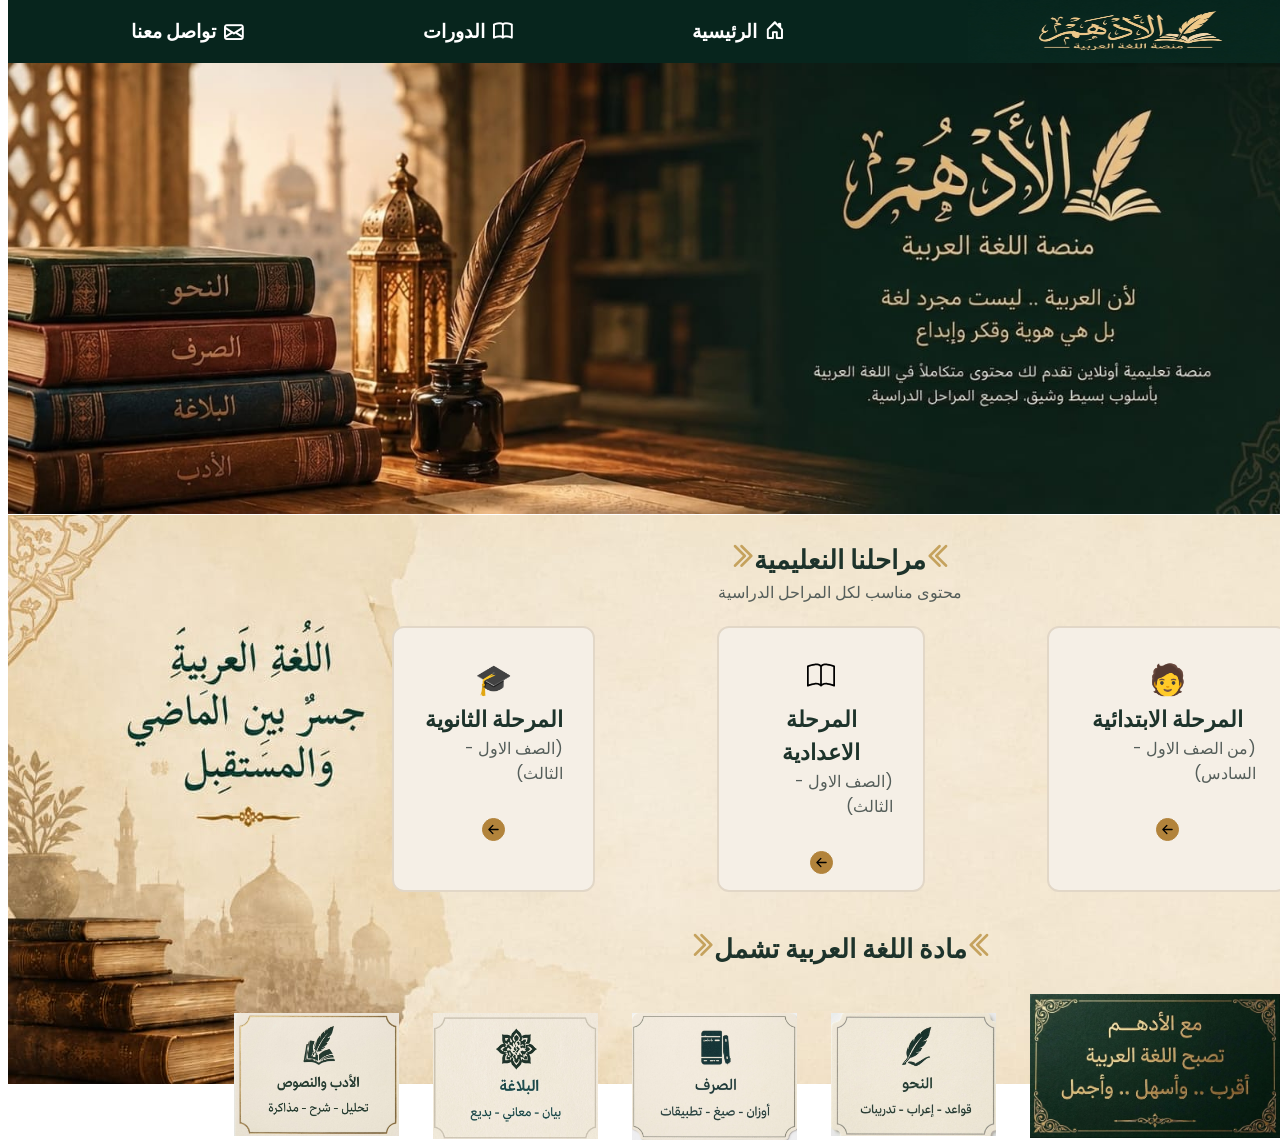
<file: index.html>
<!Doctype html>
<html lang="ar" dir="rtl">
    <head>
         <meta charset="utf-8">
        <meta name="description" content="platform">
        <meta name="viewport" content="width=device-width, initial-scale=1.0">
        <link rel="stylesheet" href="css/plat.css">
        <link rel="stylesheet" href="css/media (1).css">
        <link rel="stylesheet" href="https://cdn.jsdelivr.net/npm/bootstrap-icons@1.11.3/font/bootstrap-icons.min.css">
        <title>الادهم</title>
    </head>
    <body>
        <nav>
            <div class="logo">
                <img src="image/WhatsApp Image 2026-10-15 at 8.52.54 AM.jpeg" alt="logo_eladham" class="img_adh">
            </div>
            <div class="start_1">
                <div class="main"><a href="index.html" class="link">الرئيسية</a></div>
                <div class="turn"><a href="index2.html" class="link" id="link2">الدورات</a></div>
                <div class="cont"><a href="" class="link" id="link3">تواصل معنا</a></div>
            </div>
        </nav>
        <div class="img">
            <img src="image/WhatsApp Image 2026-10-15 at 8.52.55 AM.jpeg" alt="welcom_image" class="img_wel">
        </div>
        <main>
            <div class="text">
                <p class="text_1">مراحلنا النعليمية</p>
                <p class="text_2">محتوى مناسب لكل المراحل الدراسية</p>
            </div>
            <div class="phase">
                <div class="child1">
                    <div class="icon1">🧑</div>
                    <div class="text_3">المرحلة الابتدائية</div>
                    <div class="text_4">(من الصف الاول - السادس)</div>
                    <div class="arrow"><a href="index5.html"><img src="image/arrow-left-short.svg" alt="arrow-icon" class="arrow_1"></a></div>
                </div>
                <div class="child2">
                    <div class="icon2"><img src="image/book.svg" alt="book_image" class="book"></div>
                    <div class="text_5">المرحلة الاعدادية</div>
                    <div class="text_6">(الصف الاول - الثالث)</div>
                    <div class="arrow"><a href="index3.html"><img src="image/arrow-left-short.svg" alt="share-icon" class="arrow_1"></a></div>
                </div>
                <div class="child3">
                    <div class="icon3">🎓</div>
                    <div class="text_7">المرحلة الثانوية</div>
                    <div class="text_8">(الصف الاول - الثالث)</div>
                    <div class="arrow"><a href="index4.html"><img src="image/arrow-left-short.svg" alt="share-icon" class="arrow_1"></a></div>
                </div>
            </div>
            <div class="text1"><p class="text_9">مادة اللغة العربية تشمل</p></div>
            <div class="arab">
                <div class="img_1"><img src="image/WhatsApp Image 2026-10-15 at 2.05.59 PM.jpeg" alt="" id="img_1"></div>
                <div class="img_2"><img src="image/WhatsApp Image 2026-10-15 at 2.05.5 PM.jpeg" alt="" class="img_6"></div>
                <div class="image_3"><img src="image/WhatsApp Image 2026-10-15 at 2.05.54 PM (1).jpeg" alt="" class="img_6"></div>
                <div class="img_4"><img src="image/WhatsApp Image 2026-10-15 at 2.05.54 PM (2).jpeg" alt="" class="img_6"></div>
                <div class="img_5"><img src="image/WhatsApp Image 2026-10-15 at 1.46.27 PM.jpeg" alt="" class="img_6"></div>
            </div>
        </main>
    <script src="plat.js"></script>    
    </body>
</html>
</file>
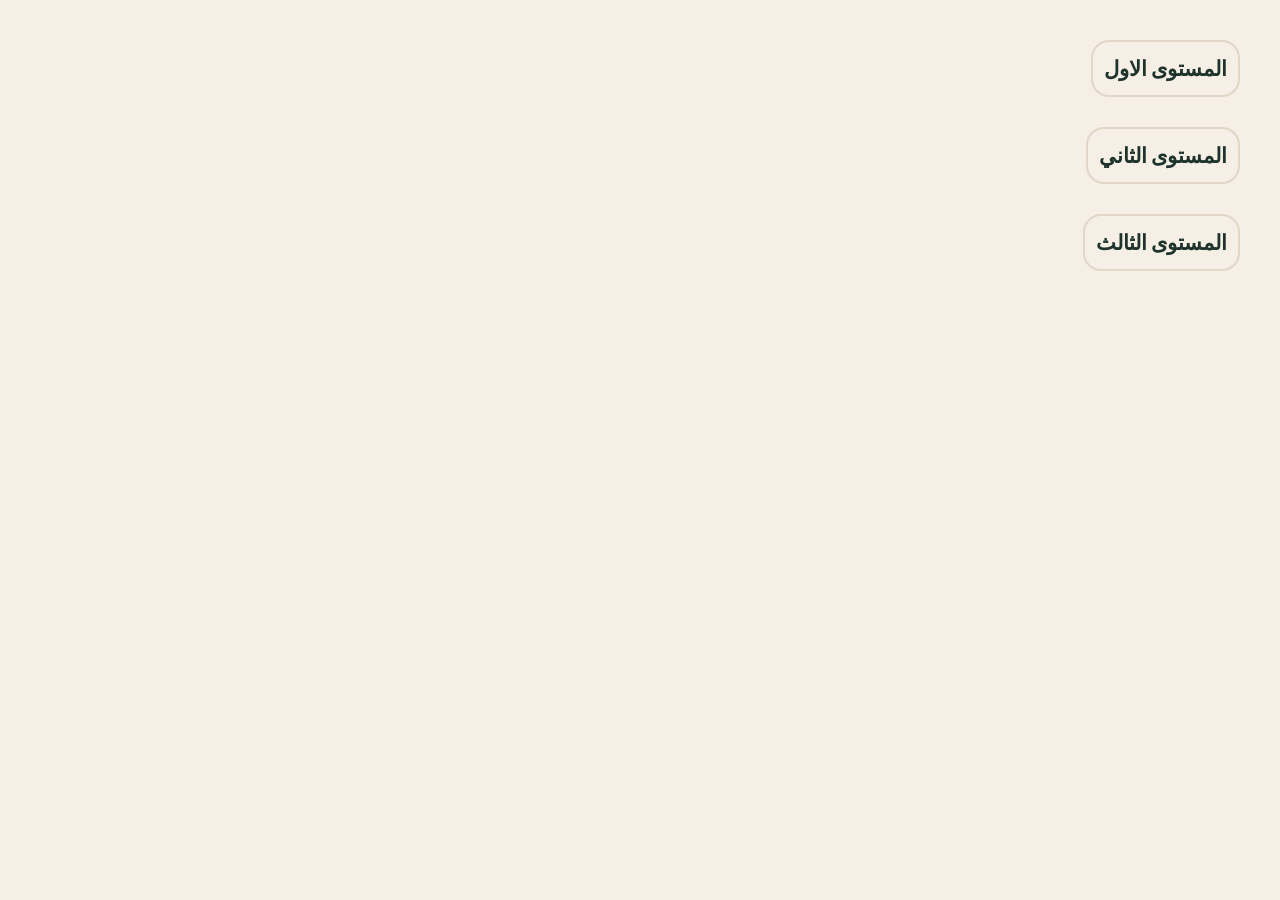
<file: index2.html>
<!Doctype html>
<html lang="ar" dir="rtl">
    <head>
         <meta charset="utf-8">
        <meta name="description" content="platform">
        <meta name="viewport" content="width=device-width, initial-scale=1.0">
        <link rel="stylesheet" href="css/plat.css">
        <link rel="stylesheet" href="css/media (1).css">
        <link rel="stylesheet" href="https://cdn.jsdelivr.net/npm/bootstrap-icons@1.11.3/font/bootstrap-icons.min.css">
        <title>الادهم</title>
    </head>
    <body>
        <div class="parent">
            <aside>
                <div class="child4"><button id="child4" class="child10">المستوى الاول</button> </div>
                <div class="child6"><button id="child6" class="child10">المستوى الثاني</button></div>
                <div class="child8"><button id="child8" class="child10">المستوى الثالث</button></div>
            </aside>
            <div class="line"></div>
            <section class="level1">
                <div><video src="video/WhatsApp Video 2026-10-15 at 3.28.32 PM.mp4" class="video1" controls controllist="nodownload" preload="none"></vid></div>
                <div><video src="video/WhatsApp Video 2026-10-15 at 3.28.33 PM.mp4" class="video1" controls controllist="nodownload" preload="none"></video></div>
                <div><video src="video/WhatsApp Video 2026-10-15 at 3.28.45 PM.mp4" class="video1" controls controllist="nodownload" preload="none"></video></div>
                <div><video src="video/WhatsApp Video 2026-10-15 at 3.28.45 PM.mp4" class="video1" controls controllist="nodownload" preload="none"></video></div>
                <div><video src="video/WhatsApp Video 2026-10-15 at 3.28.45 PM.mp4" class="video1" controls controllist="nodownload" preload="none"></video></div>
                <div><video src="video/WhatsApp Video 2026-10-15 at 3.28.45 PM.mp4" class="video1" controls controllist="nodownload" preload="none"></video></div>
            </section>
            <section class="level2">
                <div><video src="video/WhatsApp Video 2026-10-15 at 3.28.32 PM.mp4" class="video2" controls controllist="nodownload" preload="none"></video></div>
                <div><video src="video/WhatsApp Video 2026-10-15 at 3.28.33 PM.mp4" class="video2" controls controllist="nodownload" preload="none" ></video></div>
                <div><video src="video/WhatsApp Video 2026-10-15 at 3.28.45 PM.mp4" class="video2" controls controllist="nodownload" preload="none"></video></div>
                <div><video src="video/WhatsApp Video 2026-10-15 at 3.28.45 PM.mp4" class="video2" controls controllist="nodownload" preload="none"></video></div>
                <div><video src="video/WhatsApp Video 2026-10-15 at 3.28.45 PM.mp4" class="video2" controls controllist="nodownoad" preload="none" ></video></div>
            </section>
            <section class="level3">
                <div><video src="video/WhatsApp Video 2026-10-15 at 3.28.32 PM.mp4" class="video3" controls controllist="nodownload" preload="none"></video></div>
                <div><video src="video/WhatsApp Video 2026-10-15 at 3.28.33 PM.mp4" class="video3" controls controllist="nodownload" preload="none"></video></div>
                <div><video src="video/WhatsApp Video 2026-10-15 at 3.28.45 PM.mp4" class="video3" controls controllist="nodownload" preload="none"></video></div>
                <div><video src="video/WhatsApp Video 2026-10-15 at 3.28.45 PM.mp4" class="video3" controls controllist="nodownload" preload="none"></video></div>
                <div><video src="video/WhatsApp Video 2026-10-15 at 3.28.45 PM.mp4" class="video3" controls controllist="nodownload" preload="none"></video></div>
                <div><video src="video/WhatsApp Video 2026-10-15 at 3.28.45 PM.mp4" class="video3" controls controllist="nodownload" preload="none"></video></div>
            </section>
        </div>
    <script src="plat.js"></script>     
    </body>
</html>
</file>
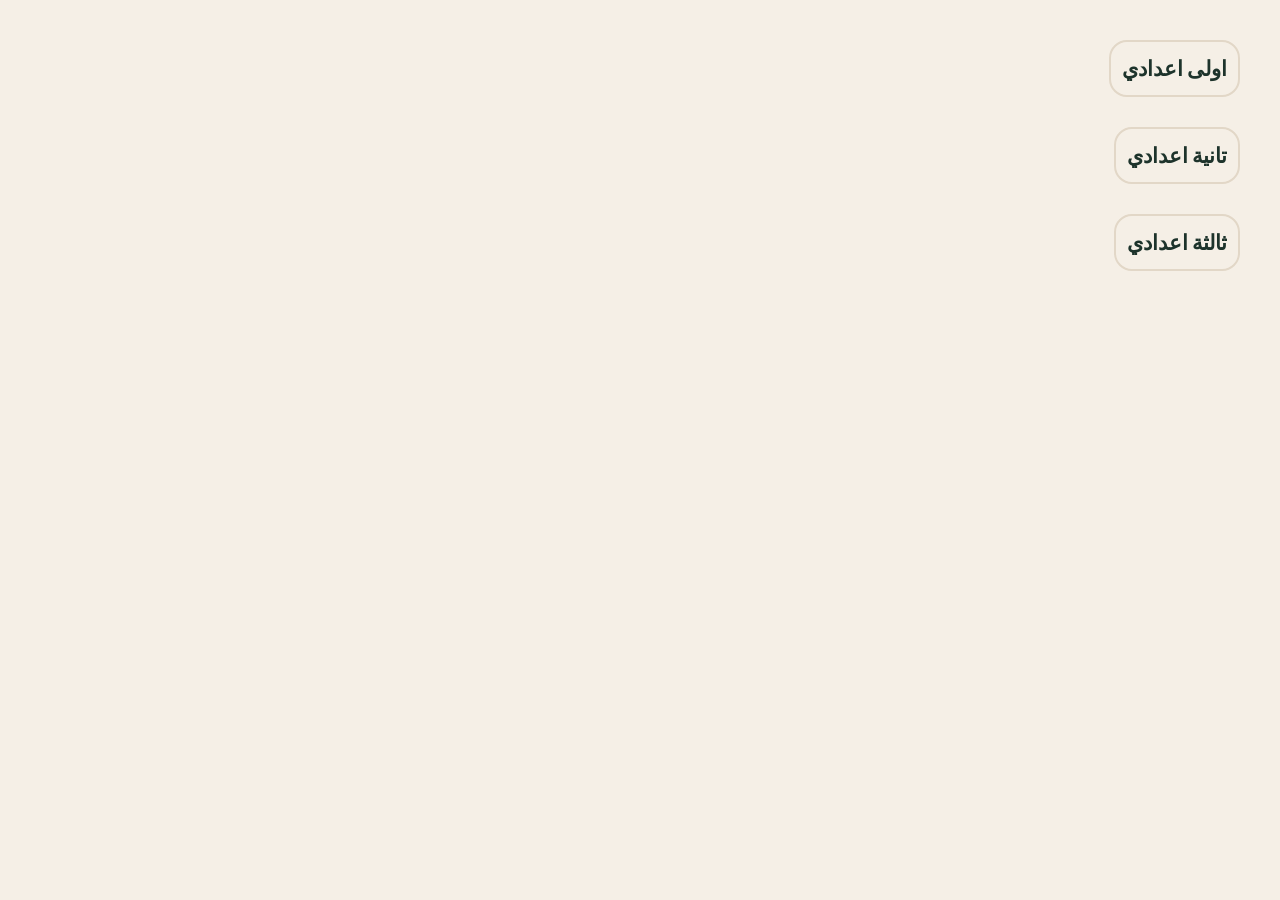
<file: index3.html>
<!Doctype html>
<html lang="ar" dir="rtl">
        <head>
         <meta charset="utf-8">
        <meta name="description" content="platform">
        <meta name="viewport" content="width=device-width, initial-scale=1.0">
        <link rel="stylesheet" href="css/plat.css">
        <link rel="stylesheet" href="css/media (1).css">
        <link rel="stylesheet" href="https://cdn.jsdelivr.net/npm/bootstrap-icons@1.11.3/font/bootstrap-icons.min.css">
        <title>الادهم</title>
    </head>
    <body>
        <div class="parent">
            <aside>
                <div class="child4"><button id="child4" class="child10">اولى اعدادي</button> </div>
                <div class="child6"><button id="child6" class="child10">تانية اعدادي</button></div>
                <div class="child8"><button id="child8" class="child10">ثالثة اعدادي</button></div>
            </aside>
            <div class="line"></div>
            <section class="level1">
                <div><video src="video/WhatsApp Video 2026-10-15 at 3.28.32 PM.mp4" class="video1" controls controllist="nodownload"preload="none"></vid></div>
                <div><video src="video/WhatsApp Video 2026-10-15 at 3.28.33 PM.mp4" class="video1" controls controllist="nodownload" preload="none" ></video></div>
                <div><video src="video/WhatsApp Video 2026-10-15 at 3.28.45 PM.mp4" class="video1" controls controllist="nodownload" preload="none"></video></div>
                <div><video src="video/WhatsApp Video 2026-10-15 at 3.28.45 PM.mp4" class="video1" controls controllist="nodownload" preload="none"></video></div>
                <div><video src="video/WhatsApp Video 2026-10-15 at 3.28.45 PM.mp4" class="video1" controls controllist="nodownload" preload="none"></video></div>
                <div><video src="video/WhatsApp Video 2026-10-15 at 3.28.45 PM.mp4" class="video1" controls controllist="nodownload" preload="none"></video></div>
            </section>
            <section class="level2">
                <div><video src="video/WhatsApp Video 2026-10-15 at 3.28.32 PM.mp4" class="video2" controls controllist="nodownload" preload="none"></video></div>
                <div><video src="video/WhatsApp Video 2026-10-15 at 3.28.33 PM.mp4" class="video2" controls controllist="nodownload" preload="none" ></video></div>
                <div><video src="video/WhatsApp Video 2026-10-15 at 3.28.45 PM.mp4" class="video2" controls controllist="nodownload" preload="none"></video></div>
                <div><video src="video/WhatsApp Video 2026-10-15 at 3.28.45 PM.mp4" class="video2" controls controllist="nodownload" preload="none"></video></div>
                <div><video src="video/WhatsApp Video 2026-10-15 at 3.28.45 PM.mp4" class="video2" controls controllist="nodownload" preload="none"></video></div>
                
            </section>
            <section class="level3">
                <div><video src="video/WhatsApp Video 2026-10-15 at 3.28.32 PM.mp4" class="video3" controls controllist="nodownload" preload="none"></video></div>
                <div><video src="video/WhatsApp Video 2026-10-15 at 3.28.33 PM.mp4" class="video3" controls controllist="nodownload" preload="none" ></video></div>
                <div><video src="video/WhatsApp Video 2026-10-15 at 3.28.45 PM.mp4" class="video3" controls controllist="nodownload" preload="none"></video></div>
                <div><video src="video/WhatsApp Video 2026-10-15 at 3.28.45 PM.mp4" class="video3" controls controllist="nodownload" preload="none"></video></div>
                <div><video src="video/WhatsApp Video 2026-10-15 at 3.28.45 PM.mp4" class="video3" controls controllist="nodownload" preload="none"></video></div>
                <div><video src="video/WhatsApp Video 2026-10-15 at 3.28.45 PM.mp4" class="video3" controls controllist="nodownload" preload="none"></video></div>
            </section>
        </div>
    <script src="plat.js"></script>  
    </body>
</html>
</file>
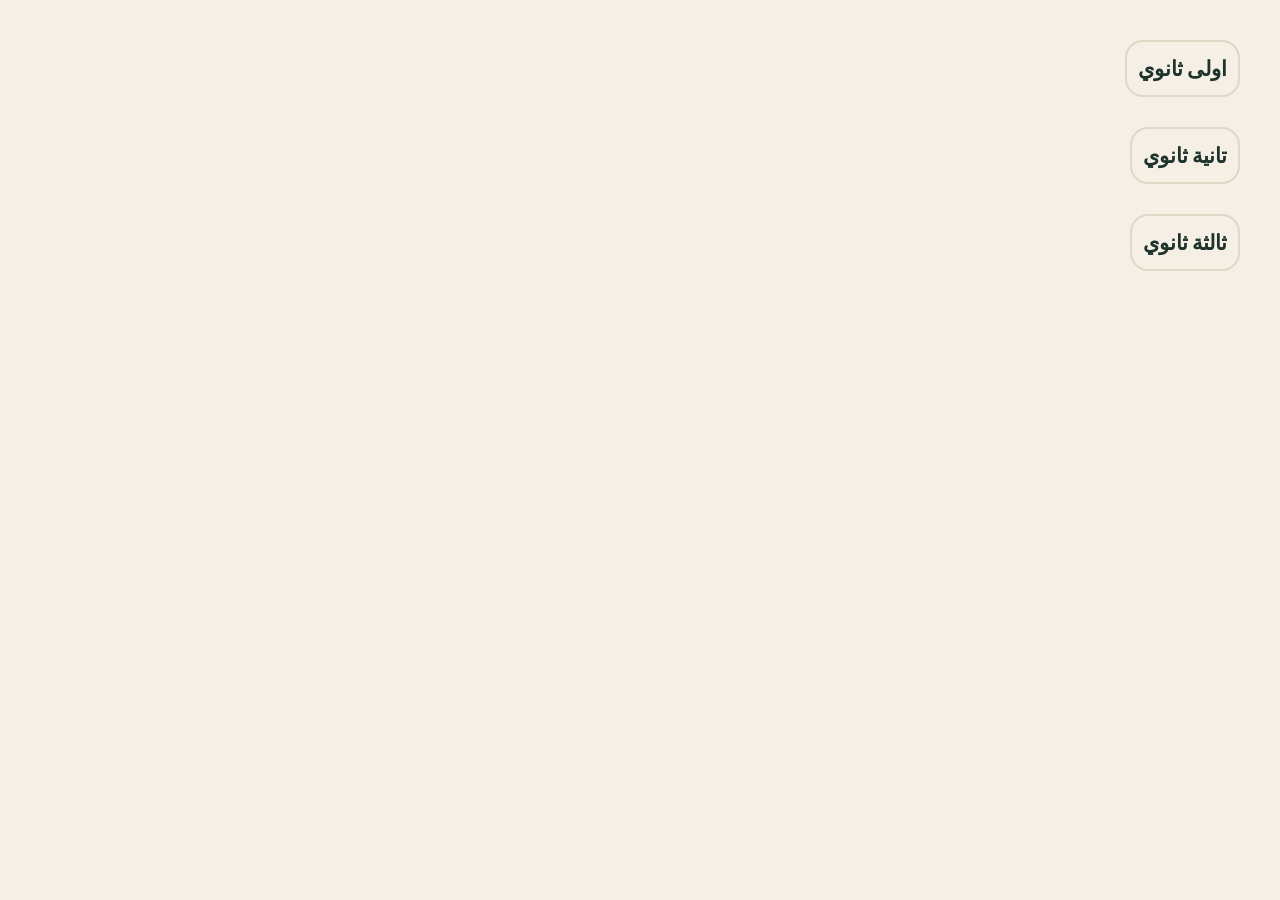
<file: index4.html>
<!Doctype html>
<html lang="ar" dir="rtl">
        <head>
         <meta charset="utf-8">
        <meta name="description" content="platform">
        <meta name="viewport" content="width=device-width, initial-scale=1.0">
        <link rel="stylesheet" href="css/plat.css">
        <link rel="stylesheet" href="css/media (1).css">
        <link rel="stylesheet" href="https://cdn.jsdelivr.net/npm/bootstrap-icons@1.11.3/font/bootstrap-icons.min.css">
        <title>الادهم</title>
    </head>
    <body>
        <div class="parent">
            <aside>
                <div class="child4"><button id="child4" class="child10">اولى ثانوي</button> </div>
                <div class="child6"><button id="child6" class="child10">تانية ثانوي</button></div>
                <div class="child8"><button id="child8" class="child10">ثالثة ثانوي</button></div>
            </aside>
            <div class="line"></div>
            <section class="level1">
                <div><video src="video/WhatsApp Video 2026-10-15 at 3.28.32 PM.mp4" class="video1" controls controllist="nodownload" preload="none"></vid></div>
                <div><video src="video/WhatsApp Video 2026-10-15 at 3.28.33 PM.mp4" class="video1" controls controllist="nodownload"preload="none"></video></div>
                <div><video src="video/WhatsApp Video 2026-10-15 at 3.28.45 PM.mp4" class="video1" controls controllist="nodownload" preload="none"></video></div>
                <div><video src="video/WhatsApp Video 2026-10-15 at 3.28.45 PM.mp4" class="video1" controls controllist="nodownload" preload="none"></video></div>
                <div><video src="video/WhatsApp Video 2026-10-15 at 3.28.45 PM.mp4" class="video1" controls controllist="nodownload" preload="none"></video></div>
                <div><video src="video/WhatsApp Video 2026-10-15 at 3.28.45 PM.mp4" class="video1" controls controllist="nodownload" preload="none"></video></div>
            </section>
            <section class="level2">
                <div><video src="video/WhatsApp Video 2026-10-15 at 3.28.32 PM.mp4" class="video2" controls controllist="nodownload" preload="none"></video></div>
                <div><video src="video/WhatsApp Video 2026-10-15 at 3.28.33 PM.mp4" class="video2" controls controllist="nodownload" preload="none"></video></div>
                <div><video src="video/WhatsApp Video 2026-10-15 at 3.28.45 PM.mp4" class="video2" controls controllist="nodownload" preload="none"></video></div>
                <div><video src="video/WhatsApp Video 2026-10-15 at 3.28.45 PM.mp4" class="video2" controls controllist="nodownload" preload="none"></video></div>
                <div><video src="video/WhatsApp Video 2026-10-15 at 3.28.45 PM.mp4" class="video2" controls controllist="nodownload" preload="none"></video></div>
                
            </section>
            <section class="level3">
                <div><video src="video/WhatsApp Video 2026-10-15 at 3.28.32 PM.mp4" class="video3" controls controllist="nodownload" preload="none"></video></div>
                <div><video src="video/WhatsApp Video 2026-10-15 at 3.28.33 PM.mp4" class="video3" controls controllist="nodownload" preload="none"></video></div>
                <div><video src="video/WhatsApp Video 2026-10-15 at 3.28.45 PM.mp4" class="video3" controls controllist="nodownload" preload="none"></video></div>
                <div><video src="video/WhatsApp Video 2026-10-15 at 3.28.45 PM.mp4" class="video3" controls controllist="nodownload" preload="none"></video></div>
                <div><video src="video/WhatsApp Video 2026-10-15 at 3.28.45 PM.mp4" class="video3" controls controllist="nodownload" preload="none"></video></div>
                <div><video src="video/WhatsApp Video 2026-10-15 at 3.28.45 PM.mp4" class="video3" controls controllist="nodownload" preload="none"></video></div>
            </section>
        </div>
    <script src="plat.js"></script>  
    </body>
</html>
</file>
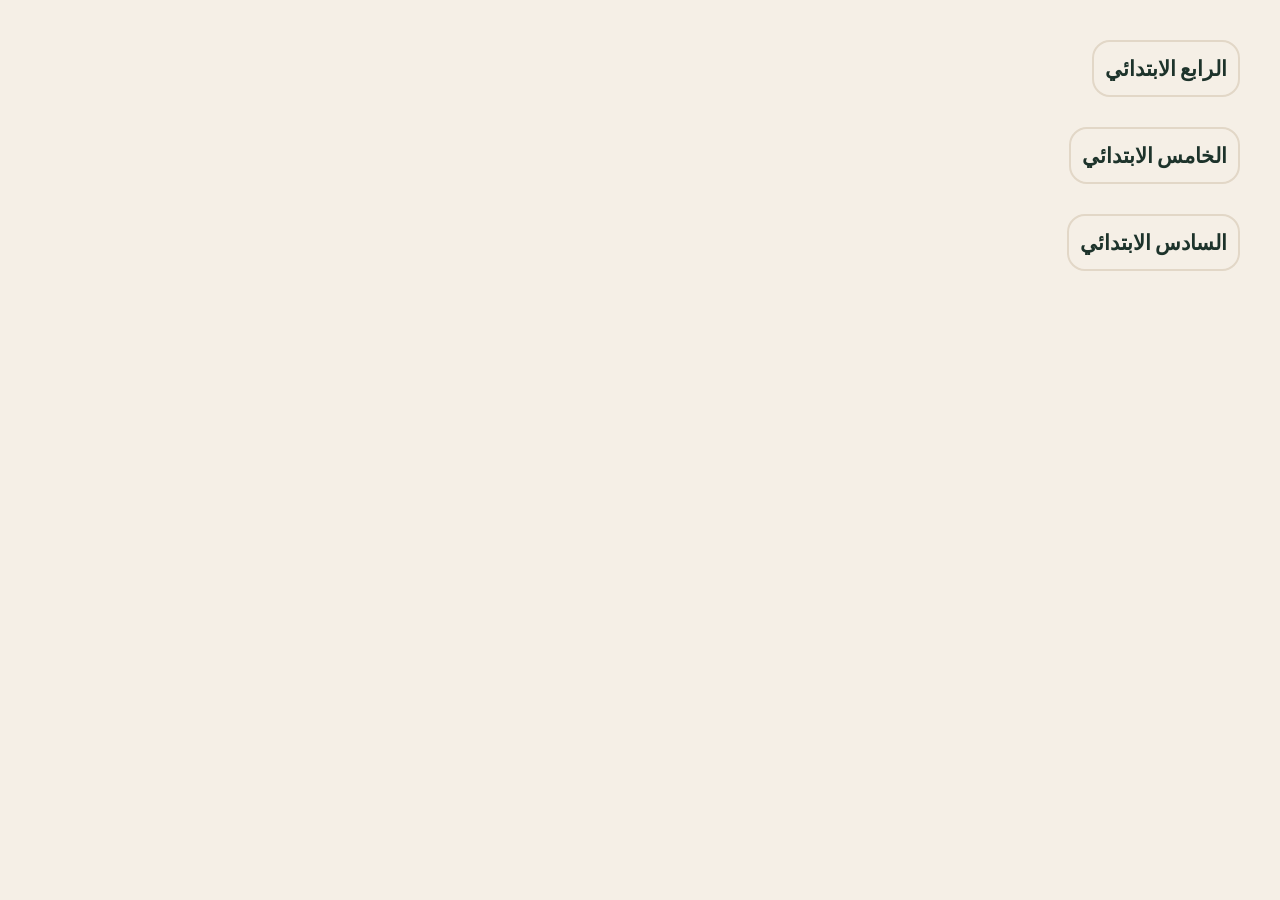
<file: index5.html>
<!Doctype html>
<html lang="ar" dir="rtl">
    <head>
         <meta charset="utf-8">
        <meta name="description" content="platform">
        <meta name="viewport" content="width=device-width, initial-scale=1.0">
        <link rel="stylesheet" href="css/plat.css">
        <link rel="stylesheet" href="css/media (1).css">
        <link rel="stylesheet" href="https://cdn.jsdelivr.net/npm/bootstrap-icons@1.11.3/font/bootstrap-icons.min.css">
        <title>الادهم</title>
    </head>
    <body>
        <div class="parent">
            <aside>
                <div class="child4"><button id="child4" class="child10">الرابع الابتدائي</button> </div>
                <div class="child6"><button id="child6" class="child10"> الخامس الابتدائي</button></div>
                <div class="child8"><button id="child8" class="child10">السادس الابتدائي</button></div>
            </aside>
            <div class="line"></div>
            <section class="level1">
                <div><video src="video/WhatsApp Video 2026-10-15 at 3.28.32 PM.mp4" class="video1" controls controllist="nodownload" preload="none"></vid></div>
                <div><video src="video/WhatsApp Video 2026-10-15 at 3.28.33 PM.mp4" class="video1" controls controllist="nodownload" preload="none"></video></div>
                <div><video src="video/WhatsApp Video 2026-10-15 at 3.28.45 PM.mp4" class="video1" controls controllist="nodownload" preload="none"></video></div>
                <div><video src="video/WhatsApp Video 2026-10-15 at 3.28.45 PM.mp4" class="video1" controls controllist="nodownload" preload="none"></video></div>
                <div><video src="video/WhatsApp Video 2026-10-15 at 3.28.45 PM.mp4" class="video1" controls controllist="nodownload" preload="none"></video></div>
                <div><video src="video/WhatsApp Video 2026-10-15 at 3.28.45 PM.mp4" class="video1" controls controllist="nodownload" preload="none"></video></div>
            </section>
            <section class="level2">
                <div><video src="video/WhatsApp Video 2026-10-15 at 3.28.32 PM.mp4" class="video2" controls controllist="nodownload" preload="none"></video></div>
                <div><video src="video/WhatsApp Video 2026-10-15 at 3.28.33 PM.mp4" class="video2" controls controllist="nodownload" preload="none"></video></div>
                <div><video src="video/WhatsApp Video 2026-10-15 at 3.28.45 PM.mp4" class="video2" controls controllist="nodownload" preload="none"></video></div>
                <div><video src="video/WhatsApp Video 2026-10-15 at 3.28.45 PM.mp4" class="video2" controls controllist="nodownload" preload="none"></video></div>
                <div><video src="video/WhatsApp Video 2026-10-15 at 3.28.45 PM.mp4" class="video2" controls controllist="nodownoad" preload="none"></video></div>
                <div><video src="video/WhatsApp Video 2026-10-15 at 3.28.45 PM.mp4" class="video3" controls controllist="nodownload" preload="none"></video></div>
            </section>
            <section class="level3">
                <div><video src="video/WhatsApp Video 2026-10-15 at 3.28.32 PM.mp4" class="video3" controls controllist="nodownload" preload="none"></video></div>
                <div><video src="video/WhatsApp Video 2026-10-15 at 3.28.33 PM.mp4" class="video3" controls controllist="nodownload" preload="none"></video></div>
                <div><video src="video/WhatsApp Video 2026-10-15 at 3.28.45 PM.mp4" class="video3" controls controllist="nodownload" preload="none"></video></div>
                <div><video src="video/WhatsApp Video 2026-10-15 at 3.28.45 PM.mp4" class="video3" controls controllist="nodownload" preload="none"></video></div>
                <div><video src="video/WhatsApp Video 2026-10-15 at 3.28.45 PM.mp4" class="video3" controls controllist="nodownload" preload="none"></video></div>
                <div><video src="video/WhatsApp Video 2026-10-15 at 3.28.45 PM.mp4" class="video3" controls controllist="nodownload" preload="none"></video></div>
            </section>
        </div>
    <script src="plat.js"></script>     
    </body>
</html>
</file>
<file: css/plat.css>
@import url('https://fonts.googleapis.com/css2?family=Poppins:wght@300;400;500;600;700;800&display=swap');
*{
    margin: 0;
    padding: 0;
    box-sizing: border-box;
    font-family: 'Poppins', sans-serif;
}
body{
    height: 1063px;
    margin: 0;
    width: 100%;
}
nav{
    width: 100%;
    height: 63px;
    background: #07251D;
    display: flex;
    flex-direction: row;
    justify-content: space-between;
}
.logo{
    width: 25%;
    height: 63px;
}
.img_adh{
    
    width:370px;
    height: 63px;
    align-items: center;
}
.start_1{
    display: flex;
    align-items: center;
    width: 60%;
    gap: 188px;
}
.link{
    color: white;
    text-decoration: none;
    font-size: 19px;
    font-weight: bold;
}
.link::before{
    content: '\F423';
    position: absolute;
    font-family: 'bootstrap-icons';
    position: relative;
    left: 8px;
    top: 2px;
    transition-duration: 1s;
}
#link2::before{
    content: '\F194';
    position: absolute;
    font-family: 'bootstrap-icons';
    position: relative;
    left: 8px;
    top: 3px;
}
#link3::before{
    content: '\F32F';
    position: absolute;
    font-family: 'bootstrap-icons';
    position: relative;
    left: 8px;
    top: 4px;
}
.link:hover{
    text-shadow: 0 0 9px white;
}
main{
    background-image: url('../image/WhatsApp\ Image\ 2026-10-15\ at\ 8.52.57\ AM.jpeg');
    width: 100%;
    height: 569px;
    position: relative;
    bottom: 6px;
    display: flex;
    flex-direction: column;
    gap: 0px;
}
.img_wel{
    width: 100%;
}
.text{
    display: flex;
    width: 70%;
    flex-direction: column;
    position: relative;
    top: 26px;
}
.text_1,
.text_2{
    margin: auto;
    
}
.text_1{
    color: #1D332B;
    font-size: 26px;
    font-weight: bold;
}
.text_2{
    color: #555e5a;
}
.text_1::before{
    content: '\F27F';
    font-family: 'bootstrap-icons';
    color: #c5a25d;
    position: relative;
}
.text_1::after{
    content: '\F280';
    font-family: 'bootstrap-icons';
    color: #c5a25d;
    position: relative;
}
.phase{
    display: flex;
    flex-direction: row;
    width: 70%;
    justify-content: center;
    position: relative;
    top: 47px;
    gap: 122px;
}
.icon1,
.icon2,
.icon3{
    text-align: center;
    font-size: 30px;
}
.book{
    width: 28px;
}
.text_3,
.text_5,
.text_7{
    text-align: center;
    font-size: 22px;
    font-weight: bold;
    color: #1D332B;
}
.text_4,
.text_6,
.text_8{
    color: #555e5a;
    font-size: 16px;
}
.arrow{
    text-align: center;
}
.arrow_1{
    width: 23px;
    background: #b2833b;
    border: 1px solid #b2833b;
    border-radius: 12px;
    margin-top: 11px;
    position: relative;
    top: 21px;
    transition-duration: 1s;
}
.child1,
.child2,
.child3{
    border: 2px solid #e2d7c7;
    padding: 30px;
    border-radius: 12px;
    background: #f5efe6;
}
.arrow_1:hover{
    box-shadow: 0 0 7px 4px #b2833b;
}
.text_9{
    color: #1D332B;
    font-size: 26px;
    font-weight: bold;
}
.text1{
    display: flex;
    width: 70%;
    position: relative;
    top: 85px;
    justify-content: center;
}
.text_9::before{
    content: '\F27F';
    font-family: 'bootstrap-icons';
    color: #c5a25d;
    position: relative;
}
.text_9::after{
    content: '\F280';
    font-family: 'bootstrap-icons';
    color: #c5a25d;
    position: relative;
}
.arab{
    display: flex;
    position: relative;
    top: 110px;
    right: 8px;
    gap: 34px;
}
#img_1{
    width: 250px;
}
.img_6{
    width: 165px;
    position: relative;
    top: 19px;
}
.parent{
    width: 100%;
    display: flex;
    flex-direction: row;
    background: #f5efe6;
    height: 100%;
}
aside{
    width: 22%;
    display: flex;
    flex-direction: column;
    gap: 30px;
    margin-top: 40px;
    margin-right: 40px;
}
.child10{
    border: none;
    background: transparent;
    font-size: 21px;
    font-weight: bold;
    color: #1D332B;
    cursor: pointer;
    border: 2px solid #e2d7c7;
    padding: 11px;
    border-radius: 18px;
}
.level1{
    display: flex;
    width: 80%;
    flex-direction: row;
    flex-wrap: wrap;
    gap: 20px;
    justify-content: center;
    margin-top: 12px;
    display: none;
}
.video1{
    width: 300px;
}
.line{
    width: 2px;
    height: 100%;
    background: #e2d7c7;
}
.video2{
    width: 300px;
}
.level2{
     display: flex;
    width: 80%;
    flex-direction: row;
    flex-wrap: wrap;
    gap: 20px;
    justify-content: center;
    margin-top: 12px;
    display: none;
}
.level3{
     display: flex;
    width: 80%;
    flex-direction: row;
    flex-wrap: wrap;
    gap: 20px;
    justify-content: center;
    margin-top: 12px;
    display: none;
}
.video3{
    width: 300px;
}
</file>
<file: css/media (1).css>
/* =====================================================
   media (1).css
   لازم يتحمّل بعد plat.css (زي ما هو عندك في الـ HTML)
   ===================================================== */

/* ============ إصلاحات عامة (كل الشاشات) ============ */
html {
    -webkit-text-size-adjust: 100%;
}
body {
    height: auto;          /* بدل 1063px الثابتة */
    min-height: 100vh;
    overflow-x: hidden;    /* يمنع السكرول الأفقي */
}
img,
video {
    max-width: 100%;
}
.parent {
    min-height: 100vh;
}

/* ============ شاشات كبيرة جدًا (1600px وأكتر) ============ */
@media (min-width: 1600px) {
    .video1,
    .video2,
    .video3 {
        width: 360px;
    }
    .child10 {
        font-size: 23px;
    }
}

/* ============ لابتوب صغير (لحد 1200px) ============ */
@media (max-width: 1200px) {
    .logo {
        width: 30%;
    }
    .img_adh {
        width: 100%;
        max-width: 370px;
        height: 63px;
        object-fit: contain;
    }
    .start_1 {
        width: 65%;
        gap: 80px;
        justify-content: center;
    }
    .link {
        font-size: 18px;
    }
    .phase {
        width: 90%;
        gap: 50px;
    }
    .arab {
        gap: 20px;
    }
    #img_1 {
        width: 200px;
    }
    .img_6 {
        width: 135px;
    }
    .child10 {
        font-size: 19px;
    }
}

/* ============ تابلت أفقي (لحد 992px) ============ */
@media (max-width: 992px) {
    /* النافبار */
    .logo {
        width: 28%;
    }
    .start_1 {
        width: 72%;
        gap: 30px;
        justify-content: space-around;
    }
    .link {
        font-size: 17px;
    }

    /* الصفحة الرئيسية */
    main {
        height: auto;
        min-height: 569px;
        padding: 30px 0 60px;
        gap: 35px;
        background-size: cover;
        background-position: center top;
    }
    .text,
    .phase,
    .text1,
    .arab {
        position: static;
        width: 90%;
        margin: 0 auto;
    }
    .text_1,
    .text_2,
    .text_9 {
        text-align: center;
    }
    .phase {
        flex-wrap: wrap;
        justify-content: center;
        gap: 24px;
    }
    .child1,
    .child2,
    .child3 {
        flex: 1 1 220px;
        max-width: 320px;
    }
    .arab {
        flex-wrap: wrap;
        justify-content: center;
        gap: 20px;
    }
    #img_1 {
        width: 180px;
    }
    .img_6 {
        position: static;
        width: 125px;
    }

    /* صفحات المستويات */
    aside {
        width: 26%;
        margin-right: 20px;
    }
    .child10 {
        font-size: 17px;
    }
    .level1,
    .level2,
    .level3 {
        flex: 1;
        width: auto;
        min-width: 0;
        padding: 0 15px;
    }
    .level1 > div,
    .level2 > div,
    .level3 > div {
        width: calc(50% - 10px);
    }
    .video1,
    .video2,
    .video3 {
        width: 100%;
    }
}

/* ============ تابلت عمودي (لحد 768px) ============ */
@media (max-width: 768px) {
    /* النافبار */
    .logo {
        width: 30%;
    }
    .start_1 {
        width: 70%;
        gap: 15px;
    }
    .link {
        font-size: 15px;
    }

    /* الصفحة الرئيسية */
    .text_1,
    .text_9 {
        font-size: 22px;
    }
    .text_3,
    .text_5,
    .text_7 {
        font-size: 20px;
    }
    .text_4,
    .text_6,
    .text_8 {
        font-size: 15px;
    }

    /* صفحات المستويات: القايمة فوق والفيديوهات تحتها */
    .parent {
        flex-direction: column;
    }
    aside {
        width: 100%;
        flex-direction: row;
        flex-wrap: wrap;
        justify-content: center;
        gap: 12px;
        margin: 0;
        padding: 20px 15px 10px;
    }
    .child4,
    .child6,
    .child8 {
        flex: 1 1 150px;
        max-width: 240px;
    }
    .child10 {
        width: 100%;
        font-size: 17px;
    }
    .line {
        width: 90%;
        height: 2px;
        margin: 10px auto;
    }
    .level1,
    .level2,
    .level3 {
        flex: none;
        width: 100%;
        margin-top: 0;
        padding: 10px 15px 30px;
    }
}

/* ============ موبايل (لحد 576px) ============ */
@media (max-width: 576px) {
    /* النافبار: اللوجو فوق واللينكات تحته */
    nav {
        flex-direction: column;
        align-items: center;
        height: auto;
        padding: 8px 0;
    }
    .logo {
        width: 100%;
        height: auto;
    }
    .img_adh {
        display: block;
        width: 100%;
        max-width: 300px;
        height: auto;
        margin: 0 auto;
    }
    .start_1 {
        width: 100%;
        gap: 0;
        padding-top: 8px;
        justify-content: space-around;
    }
    .link {
        font-size: 14px;
    }

    /* الصفحة الرئيسية */
    main {
        padding: 25px 0 50px;
        gap: 28px;
    }
    .text_1,
    .text_9 {
        font-size: 20px;
    }
    .text_2 {
        font-size: 14px;
    }
    .phase {
        flex-direction: column;
        align-items: center;
    }
    .child1,
    .child2,
    .child3 {
        flex: none;
        width: 100%;
        max-width: 380px;
        padding: 22px;
    }
    /* صور مادة اللغة العربية: شبكة منظمة بدل التبعثر */
    .arab {
        display: grid;
        grid-template-columns: repeat(2, 1fr);
        gap: 16px;
        justify-items: center;
        align-items: center;
    }
    .arab > div {
        width: 100%;
        display: flex;
        justify-content: center;
    }
    /* أول صورة (البانر) تاخد الصف كله */
    .arab > div:first-child {
        grid-column: 1 / -1;
        max-width: 280px;
    }
    #img_1,
    .img_6 {
        width: 100%;
        max-width: 200px;
        height: auto;
        position: static;
    }
    #img_1 {
        max-width: 280px;
    }

    /* صفحات المستويات */
    aside {
        gap: 10px;
    }
    .child4,
    .child6,
    .child8 {
        flex: 1 1 130px;
        max-width: none;
    }
    .child10 {
        font-size: 15px;
        padding: 9px 8px;
        border-radius: 14px;
    }
    .level1,
    .level2,
    .level3 {
        gap: 25px;
        padding: 10px 12px 30px;
    }
    .level1 > div,
    .level2 > div,
    .level3 > div {
        width: 100%;
    }
}

/* ============ موبايلات صغيرة (لحد 380px) ============ */
@media (max-width: 380px) {
    .link {
        font-size: 13px;
    }
    .text_1,
    .text_9 {
        font-size: 18px;
    }
    .text_3,
    .text_5,
    .text_7 {
        font-size: 18px;
    }
    .child10 {
        font-size: 14px;
    }
}
</file>
